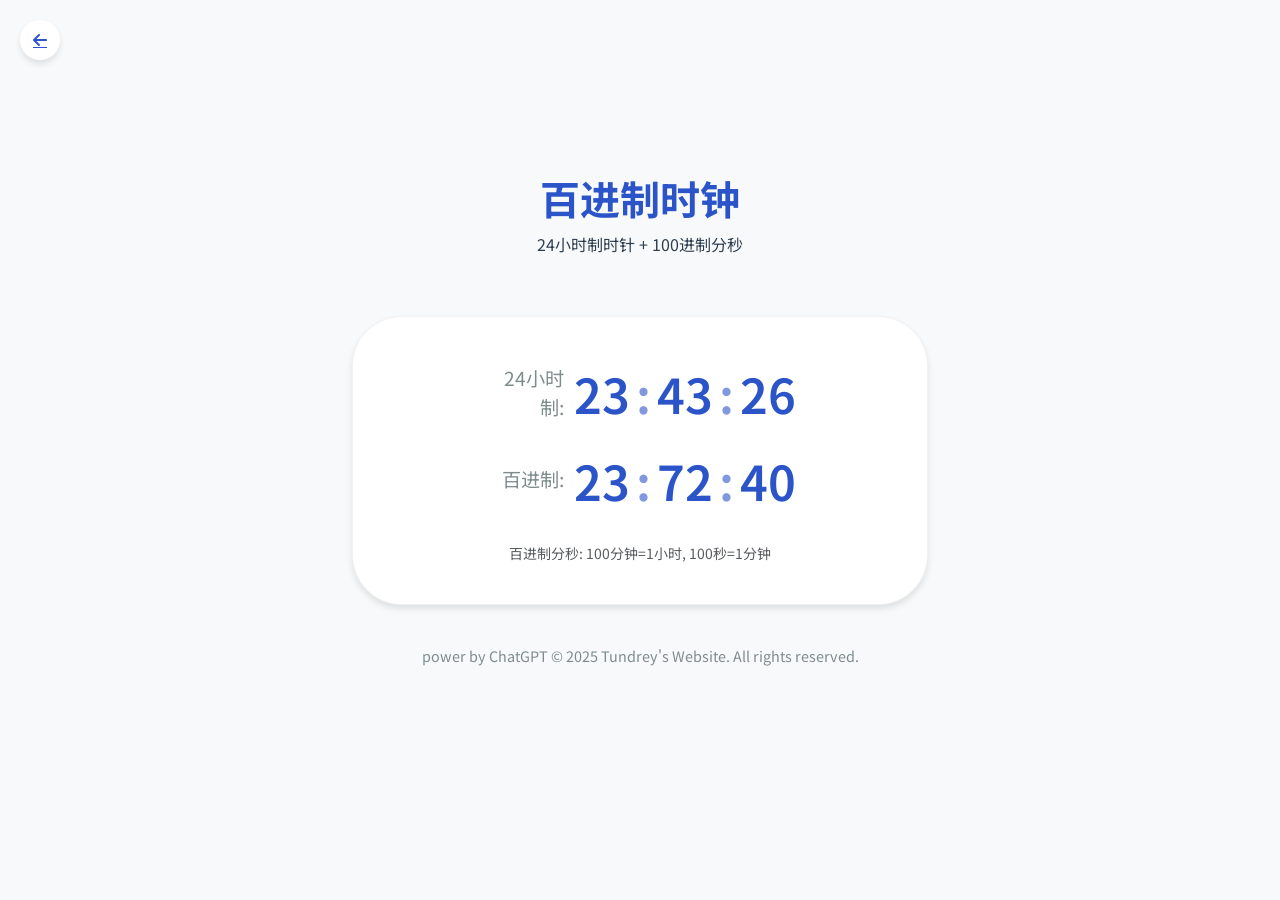
<file: index.html>
<!DOCTYPE html>
<html lang="zh">
<head>
    <meta charset="UTF-8">
    <meta name="viewport" content="width=device-width, initial-scale=1.0">
    <title>百进制时钟</title>
    <link href="https://cdn.jsdelivr.net/npm/bootstrap@5.3.0/dist/css/bootstrap.min.css" rel="stylesheet">
    <link href="https://cdnjs.cloudflare.com/ajax/libs/font-awesome/6.4.0/css/all.min.css" rel="stylesheet">
    <link href="https://fonts.googleapis.com/css2?family=Noto+Sans+SC:wght@400;500;700&display=swap" rel="stylesheet">
    
    <style>
        :root {
            --primary-color: #2c54c9;
            --secondary-color: #f8f9fa;
            --text-color: #2c3e50;
            --light-text: #7f8c8d;
            --white: #fff;
            --shadow: 0 4px 6px rgba(0, 0, 0, 0.1);
            --border-radius: 50px;
            --transition: all 0.3s cubic-bezier(0.25, 0.8, 0.25, 1);
            --clock-bg: #fff;
            --body-bg: #f8f9fa;
            --footer-text: #7f8c8d;
        }

        body {
            font-family: 'Noto Sans SC', sans-serif;
            background-color: var(--body-bg);
            color: var(--text-color);
            min-height: 100vh;
            display: flex;
            flex-direction: column;
            align-items: center;
            justify-content: center;
            padding: 20px;
            transition: var(--transition);
            position: relative;
            padding-bottom: 80px;
        }

        .container {
            width: 100%;
            max-width: 600px;
            display: flex;
            flex-direction: column;
            gap: 24px;
            animation: fadeIn 1s ease-out;
        }

        .header {
            text-align: center;
            margin-bottom: 20px;
        }

        .header h1 {
            color: var(--primary-color);
            font-weight: 700;
            font-size: 2.5rem;
            margin-bottom: 10px;
            animation: slideDown 0.8s ease-out;
        }

        .clock-container {
            background-color: var(--clock-bg);
            border-radius: var(--border-radius);
            box-shadow: var(--shadow);
            padding: 40px;
            text-align: center;
            width: 100%;
            transition: var(--transition);
            border: 1px solid rgba(0, 0, 0, 0.05);
            animation: pulse 2s infinite alternate;
        }

        .clock-row {
            display: flex;
            justify-content: center;
            align-items: center;
            gap: 10px;
            margin-bottom: 15px;
        }

        .clock-label {
            font-size: 1.2rem;
            color: var(--light-text);
            width: 80px;
            text-align: right;
            transition: var(--transition);
        }

        .clock-display {
            font-size: clamp(2rem, 6vw, 3rem);
            color: var(--primary-color);
            font-weight: 600;
            display: flex;
            align-items: center;
            gap: 5px;
        }

        .clock-digit {
            display: inline-block;
            transition: transform 0.3s ease-out;
            width: 1.2em;
            text-align: center;
            position: relative;
        }

        .colon {
            opacity: 0.6;
            animation: blink 2s infinite;
        }

        .footer {
            text-align: center;
            margin-top: 40px;
            color: var(--footer-text);
            font-size: 0.9rem;
            animation: fadeIn 2s ease-out;
        }

        .back-button {
            position: fixed;
            top: 20px;
            left: 20px;
            background-color: var(--white);
            color: var(--primary-color);
            border: none;
            width: 40px;
            height: 40px;
            border-radius: 50%;
            display: flex;
            align-items: center;
            justify-content: center;
            cursor: pointer;
            box-shadow: var(--shadow);
            z-index: 100;
            transition: var(--transition);
        }

        .back-button:hover {
            transform: scale(1.1);
            background-color: var(--primary-color);
            color: var(--white);
        }

        /* 动画关键帧 */
        @keyframes fadeIn {
            from { opacity: 0; }
            to { opacity: 1; }
        }

        @keyframes slideDown {
            from { 
                opacity: 0;
                transform: translateY(-30px);
            }
            to { 
                opacity: 1;
                transform: translateY(0);
            }
        }

        @keyframes pulse {
            0% { transform: scale(1); }
            100% { transform: scale(1.01); }
        }

        @keyframes blink {
            0%, 100% { opacity: 1; }
            50% { opacity: 0.3; }
        }

        @keyframes bounce {
            0%, 100% { transform: translateX(-50%) translateY(0); }
            50% { transform: translateX(-50%) translateY(-5px); }
        }

        @keyframes digitFlip {
            0% { transform: rotateX(0deg); }
            50% { transform: rotateX(90deg); }
            100% { transform: rotateX(0deg); }
        }

        @media (min-width: 768px) {
            .back-button {
                position: absolute;
                top: 20px;
                left: 20px;
            }
            
            .back-button:hover {
                transform: translateX(-5px) scale(1.1);
            }
        }
    </style>
</head>
<body>
    <div class="container">
        <div class="header">
            <h1>百进制时钟</h1>
            <p>24小时制时针 + 100进制分秒</p>
        </div> 
        <a href="https://tundrey.org/index.html" class="back-button" title="返回首页">
            <i class="fas fa-arrow-left"></i>
        </a>
        <div class="clock-container">
            <div class="clock-row">
                <div class="clock-label">24小时制:</div>
                <div class="clock-display" id="standard-clock">
                    <span class="clock-digit" id="std-hours">00</span>
                    <span class="colon">:</span>
                    <span class="clock-digit" id="std-minutes">00</span>
                    <span class="colon">:</span>
                    <span class="clock-digit" id="std-seconds">00</span>
                </div>
            </div>
            
            <div class="clock-row">
                <div class="clock-label">百进制:</div>
                <div class="clock-display" id="centesimal-clock">
                    <span class="clock-digit" id="centesimal-hours">00</span>
                    <span class="colon">:</span>
                    <span class="clock-digit" id="centesimal-minutes">00</span>
                    <span class="colon">:</span>
                    <span class="clock-digit" id="centesimal-seconds">00</span>
                </div>
            </div>
            
            <div class="mt-4 text-muted">
                <small>百进制分秒: 100分钟=1小时, 100秒=1分钟</small>
            </div>
        </div>
    </div>

    <div class="footer">
    power by ChatGPT    © 2025 Tundrey's Website. All rights reserved. 
    </div>

    <script>
        // 存储上一次的值用于比较
        let lastStdHours = '00';
        let lastStdMinutes = '00';
        let lastStdSeconds = '00';
        let lastCentesimalHours = '00';
        let lastCentesimalMinutes = '00';
        let lastCentesimalSeconds = '00';

        // 平滑过渡的百进制秒针
        let smoothCentesimalSeconds = 0;

        // 高精度时钟更新
        function updateClocks(timestamp) {
            const now = new Date();
            
            // 更新24小时制时钟
            const stdHours = now.getHours().toString().padStart(2, '0');
            const stdMinutes = now.getMinutes().toString().padStart(2, '0');
            const stdSeconds = now.getSeconds().toString().padStart(2, '0');
            
            document.getElementById('std-hours').textContent = stdHours;
            document.getElementById('std-minutes').textContent = stdMinutes;
            document.getElementById('std-seconds').textContent = stdSeconds;
            
            // 计算百进制时间
            const totalSecondsToday = (now.getHours() * 3600) + 
                                    (now.getMinutes() * 60) + 
                                    now.getSeconds() + 
                                    (now.getMilliseconds() / 1000);
            
            // 百进制计算 (100分钟=1小时, 100秒=1分钟)
            const centesimalHours = now.getHours(); // 小时保持24小时制
            
            // 计算百进制分钟 (100分钟=1小时)
            const centesimalMinutes = Math.floor((totalSecondsToday % 3600) / 36);
            
            // 平滑过渡的百进制秒针计算
            // 36秒标准时间 = 100百进制秒
            smoothCentesimalSeconds = (totalSecondsToday % 36) * (100 / 36);
            
            // 确保秒数在0-99.999...之间
            if (smoothCentesimalSeconds >= 100) {
                smoothCentesimalSeconds = 0;
            }
            
            const centesimalHoursStr = centesimalHours.toString().padStart(2, '0');
            const centesimalMinutesStr = centesimalMinutes.toString().padStart(2, '0');
            const centesimalSecondsStr = Math.floor(smoothCentesimalSeconds).toString().padStart(2, '0');
            
            // 更新百进制显示
            document.getElementById('centesimal-hours').textContent = centesimalHoursStr;
            document.getElementById('centesimal-minutes').textContent = centesimalMinutesStr;
            document.getElementById('centesimal-seconds').textContent = centesimalSecondsStr;
            
            // 检查哪些数字变化了并添加动画
            if (lastStdHours !== stdHours) {
                animateDigit('std-hours');
            }
            if (lastStdMinutes !== stdMinutes) {
                animateDigit('std-minutes');
            }
            if (lastStdSeconds !== stdSeconds) {
                animateDigit('std-seconds');
            }
            if (lastCentesimalHours !== centesimalHoursStr) {
                animateDigit('centesimal-hours');
            }
            if (lastCentesimalMinutes !== centesimalMinutesStr) {
                animateDigit('centesimal-minutes');
            }
            if (lastCentesimalSeconds !== centesimalSecondsStr) {
                animateDigit('centesimal-seconds');
            }
            
            // 更新上一次的值
            lastStdHours = stdHours;
            lastStdMinutes = stdMinutes;
            lastStdSeconds = stdSeconds;
            lastCentesimalHours = centesimalHoursStr;
            lastCentesimalMinutes = centesimalMinutesStr;
            lastCentesimalSeconds = centesimalSecondsStr;
            
            // 使用requestAnimationFrame实现平滑更新
            requestAnimationFrame(updateClocks);
        }

        // 数字翻转动画
        function animateDigit(id) {
            const digit = document.getElementById(id);
            digit.style.animation = 'none';
            // 触发重绘
            void digit.offsetWidth;
            digit.style.animation = 'digitFlip 0.5s ease-out';
        }

        // 初始调用
        document.addEventListener('DOMContentLoaded', () => {
            // 添加加载动画
            document.body.style.opacity = '0';
            setTimeout(() => {
                document.body.style.transition = 'opacity 1s ease-out';
                document.body.style.opacity = '1';
            }, 100);
            
            requestAnimationFrame(updateClocks);
        });
    </script>
</body>
</html>
</file>
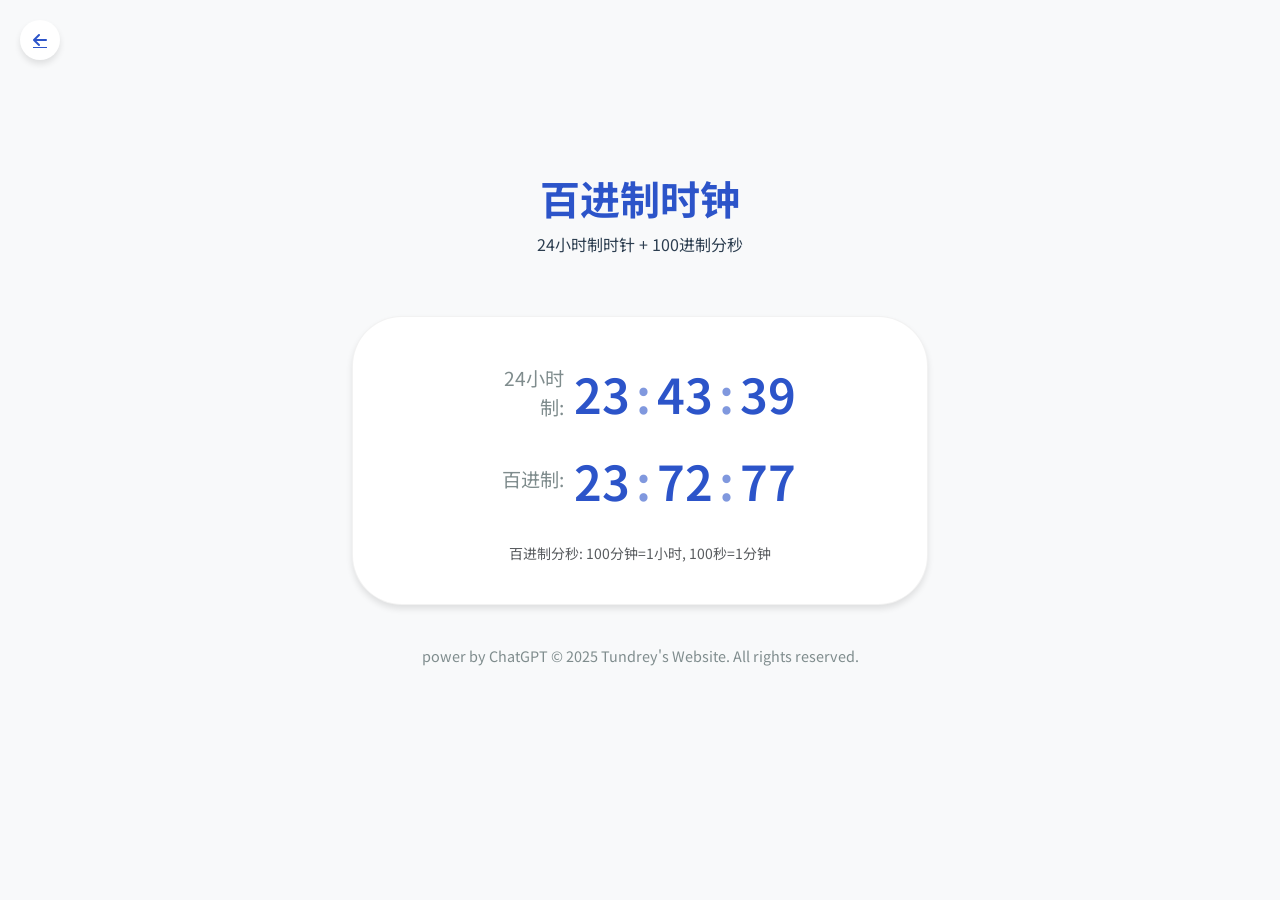
<file: Base_100_Clock.html>
<!DOCTYPE html>
<html lang="zh">
<head>
    <meta charset="UTF-8">
    <meta name="viewport" content="width=device-width, initial-scale=1.0">
    <title>百进制时钟</title>
    <!-- 引用外部CSS文件 -->
    <link href="https://cdn.jsdelivr.net/npm/bootstrap@5.3.0/dist/css/bootstrap.min.css" rel="stylesheet">
    <link href="https://cdnjs.cloudflare.com/ajax/libs/font-awesome/6.4.0/css/all.min.css" rel="stylesheet">
    <link href="https://fonts.googleapis.com/css2?family=Noto+Sans+SC:wght@400;500;700&display=swap" rel="stylesheet">
    <link href="/Base_100_Clock.css" rel="stylesheet">
</head>
<body>
    <div class="container">
        <div class="header">
            <h1>百进制时钟</h1>
            <p>24小时制时针 + 100进制分秒</p>
        </div> 
        <a href="tundrey.org/index.html" class="back-button" title="返回首页">
            <i class="fas fa-arrow-left"></i>
        </a>
        <div class="clock-container">
            <!-- 24小时制时钟 -->
            <div class="clock-row">
                <div class="clock-label">24小时制:</div>
                <div class="clock-display" id="standard-clock">
                    <span class="clock-digit" id="std-hours">00</span>
                    <span class="colon">:</span>
                    <span class="clock-digit" id="std-minutes">00</span>
                    <span class="colon">:</span>
                    <span class="clock-digit" id="std-seconds">00</span>
                </div>
            </div>
            
            <!-- 百进制时钟 -->
            <div class="clock-row">
                <div class="clock-label">百进制:</div>
                <div class="clock-display" id="centesimal-clock">
                    <span class="clock-digit" id="centesimal-hours">00</span>
                    <span class="colon">:</span>
                    <span class="clock-digit" id="centesimal-minutes">00</span>
                    <span class="colon">:</span>
                    <span class="clock-digit" id="centesimal-seconds">00</span>
                </div>
            </div>
            
            <div class="mt-4 text-muted">
                <small>百进制分秒: 100分钟=1小时, 100秒=1分钟</small>
            </div>
        </div>
    </div>

    <div class="footer">
    power by ChatGPT    © 2025 Tundrey's Website. All rights reserved. 
    </div>

    <script src="/Base_100_Clock.js"></script>
</body>
</html>
</file>
<file: Base_100_Clock.css>
:root {
    --primary-color: #2c54c9;
    --secondary-color: #f8f9fa;
    --text-color: #2c3e50;
    --light-text: #7f8c8d;
    --white: #fff;
    --shadow: 0 4px 6px rgba(0, 0, 0, 0.1);
    --border-radius: 50px;
    --transition: all 0.3s cubic-bezier(0.25, 0.8, 0.25, 1);
    --clock-bg: #fff;
    --body-bg: #f8f9fa;
    --footer-text: #7f8c8d;
}

body {
    font-family: 'Noto Sans SC', sans-serif;
    background-color: var(--body-bg);
    color: var(--text-color);
    min-height: 100vh;
    display: flex;
    flex-direction: column;
    align-items: center;
    justify-content: center;
    padding: 20px;
    transition: var(--transition);
    position: relative;
    padding-bottom: 80px;
}

.container {
    width: 100%;
    max-width: 600px;
    display: flex;
    flex-direction: column;
    gap: 24px;
    animation: fadeIn 1s ease-out;
}

.header {
    text-align: center;
    margin-bottom: 20px;
}

.header h1 {
    color: var(--primary-color);
    font-weight: 700;
    font-size: 2.5rem;
    margin-bottom: 10px;
    animation: slideDown 0.8s ease-out;
}

.clock-container {
    background-color: var(--clock-bg);
    border-radius: var(--border-radius);
    box-shadow: var(--shadow);
    padding: 40px;
    text-align: center;
    width: 100%;
    transition: var(--transition);
    border: 1px solid rgba(0, 0, 0, 0.05);
    animation: pulse 2s infinite alternate;
}

.clock-row {
    display: flex;
    justify-content: center;
    align-items: center;
    gap: 10px;
    margin-bottom: 15px;
}

.clock-label {
    font-size: 1.2rem;
    color: var(--light-text);
    width: 80px;
    text-align: right;
    transition: var(--transition);
}

.clock-display {
    font-size: clamp(2rem, 6vw, 3rem);
    color: var(--primary-color);
    font-weight: 600;
    display: flex;
    align-items: center;
    gap: 5px;
}

.clock-digit {
    display: inline-block;
    transition: transform 0.3s ease-out;
    width: 1.2em;
    text-align: center;
    position: relative;
}

.colon {
    opacity: 0.6;
    animation: blink 2s infinite;
}

.footer {
    text-align: center;
    margin-top: 40px;
    color: var(--footer-text);
    font-size: 0.9rem;
    animation: fadeIn 2s ease-out;
}

.back-button {
    position: fixed;
    top: 20px;
    left: 20px;
    background-color: var(--white);
    color: var(--primary-color);
    border: none;
    width: 40px;
    height: 40px;
    border-radius: 50%;
    display: flex;
    align-items: center;
    justify-content: center;
    cursor: pointer;
    box-shadow: var(--shadow);
    z-index: 100;
    transition: var(--transition);
}

.back-button:hover {
    transform: scale(1.1);
    background-color: var(--primary-color);
    color: var(--white);
}

/* 动画关键帧 */
@keyframes fadeIn {
    from { opacity: 0; }
    to { opacity: 1; }
}

@keyframes slideDown {
    from { 
        opacity: 0;
        transform: translateY(-30px);
    }
    to { 
        opacity: 1;
        transform: translateY(0);
    }
}

@keyframes pulse {
    0% { transform: scale(1); }
    100% { transform: scale(1.01); }
}

@keyframes blink {
    0%, 100% { opacity: 1; }
    50% { opacity: 0.3; }
}

@keyframes bounce {
    0%, 100% { transform: translateX(-50%) translateY(0); }
    50% { transform: translateX(-50%) translateY(-5px); }
}

@keyframes digitFlip {
    0% { transform: rotateX(0deg); }
    50% { transform: rotateX(90deg); }
    100% { transform: rotateX(0deg); }
}

@media (min-width: 768px) {
    .back-button {
        position: absolute;
        top: 20px;
        left: 20px;
    }
    
    .back-button:hover {
        transform: translateX(-5px) scale(1.1);
    }
}
</file>
